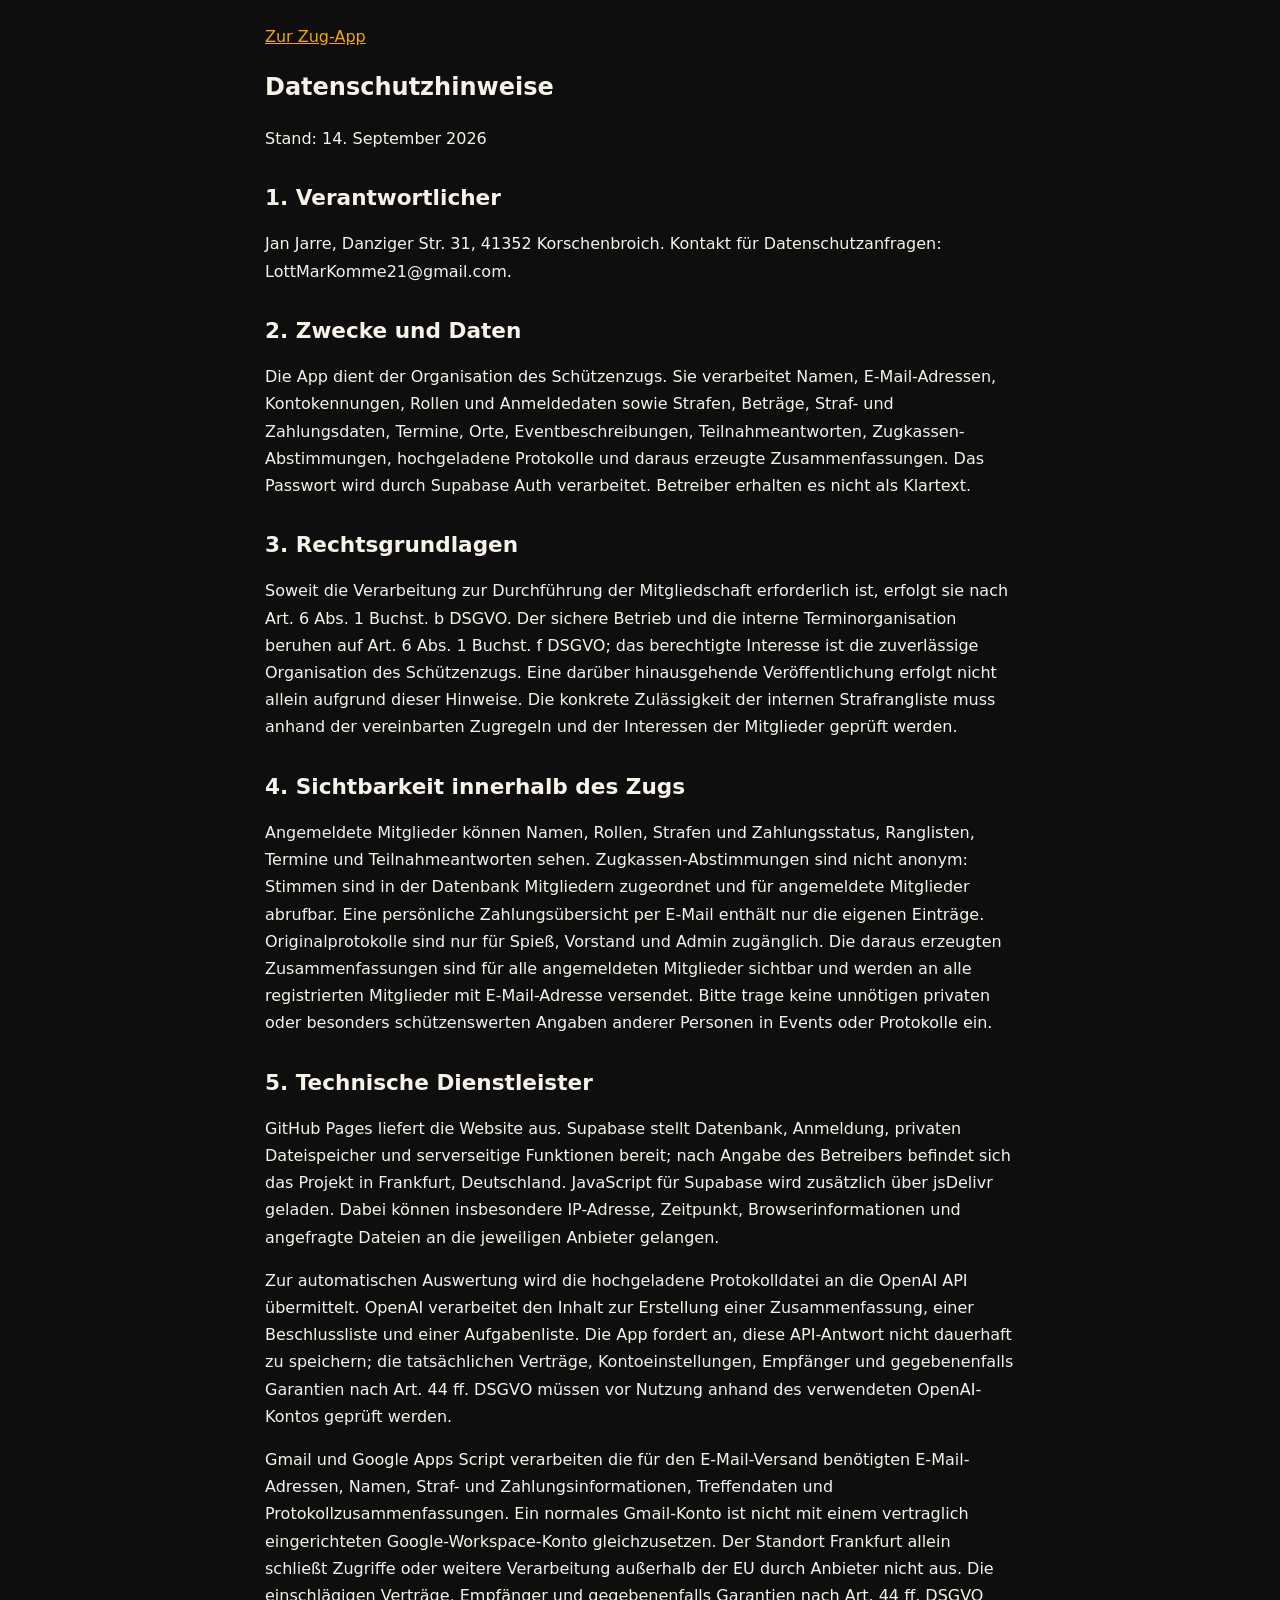
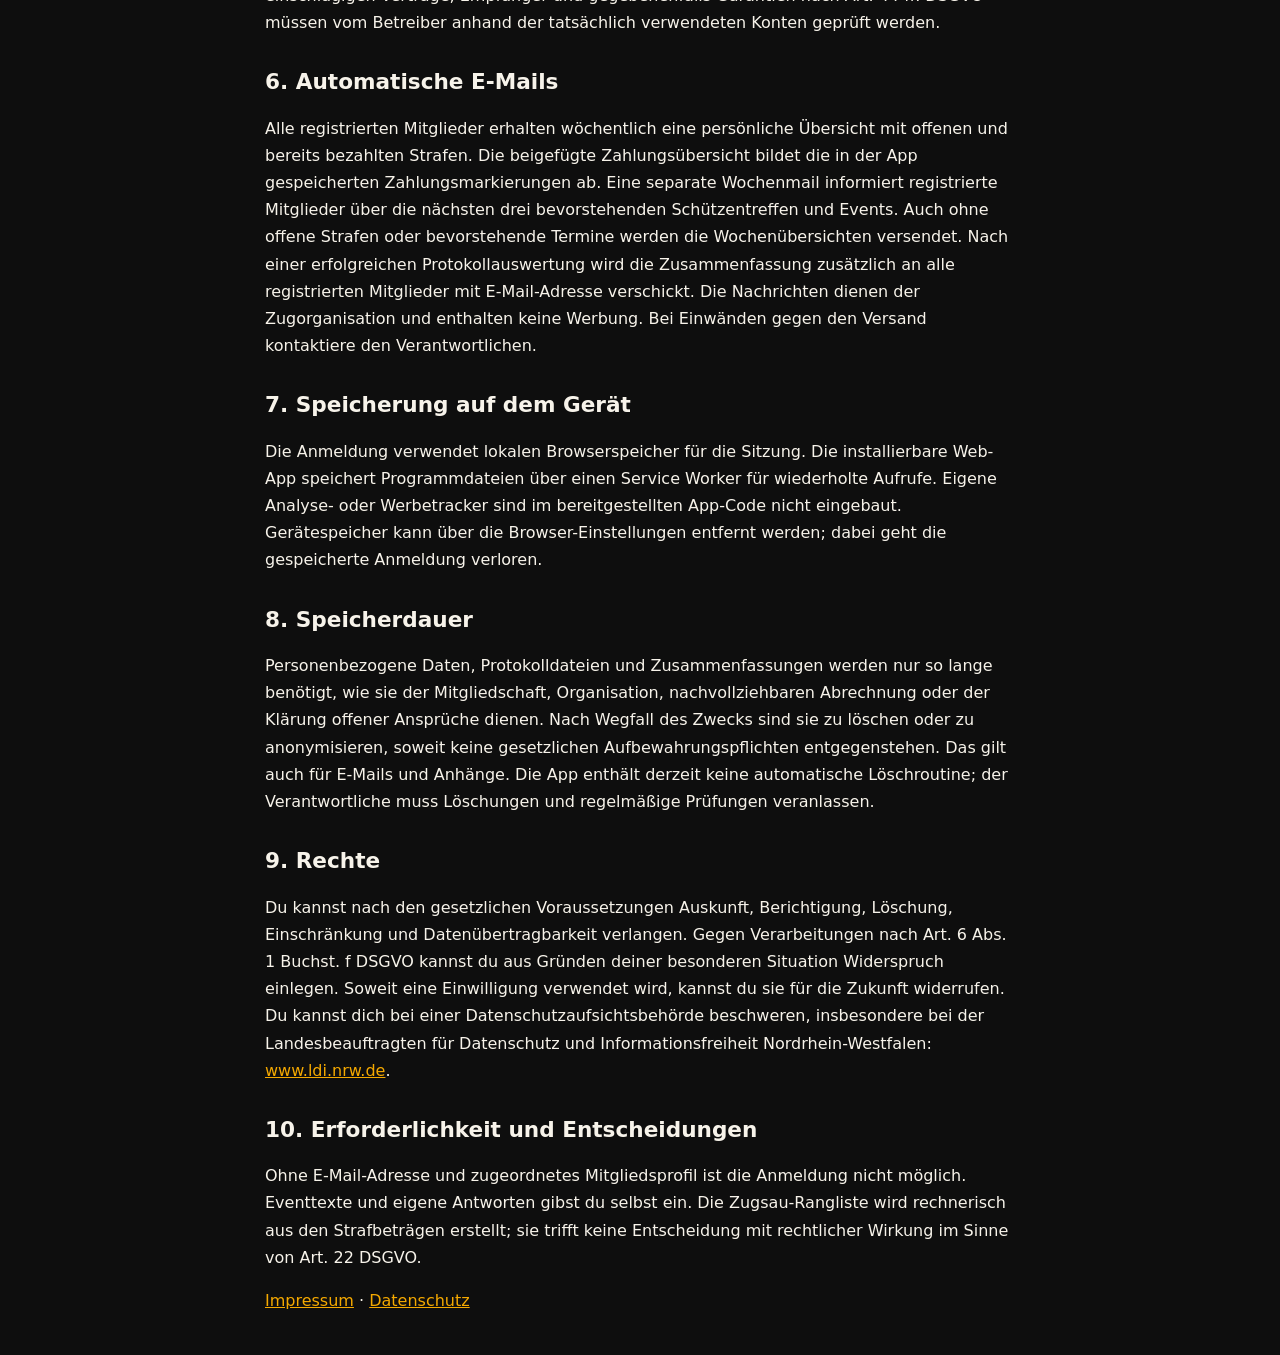
<file: datenschutz.html>
<!doctype html><html lang="de"><head><meta charset="utf-8"><meta name="viewport" content="width=device-width,initial-scale=1"><title>Datenschutzhinweise · Lott mar komme</title><link rel="stylesheet" href="styles.css?v=9"><style>article{max-width:800px;margin:auto;padding:25px}a{color:#f5a900}h2{margin-top:30px}p{line-height:1.7}</style></head><body><article><a href="./">Zur Zug-App</a><h1>Datenschutzhinweise</h1><p>Stand: 14. September 2026</p><h2>1. Verantwortlicher</h2><p>Jan Jarre, Danziger Str. 31, 41352 Korschenbroich. Kontakt für Datenschutzanfragen: LottMarKomme21@gmail.com.</p>
<h2>2. Zwecke und Daten</h2><p>Die App dient der Organisation des Schützenzugs. Sie verarbeitet Namen, E-Mail-Adressen, Kontokennungen, Rollen und Anmeldedaten sowie Strafen, Beträge, Straf- und Zahlungsdaten, Termine, Orte, Eventbeschreibungen, Teilnahmeantworten, Zugkassen-Abstimmungen, hochgeladene Protokolle und daraus erzeugte Zusammenfassungen. Das Passwort wird durch Supabase Auth verarbeitet. Betreiber erhalten es nicht als Klartext.</p>
<h2>3. Rechtsgrundlagen</h2><p>Soweit die Verarbeitung zur Durchführung der Mitgliedschaft erforderlich ist, erfolgt sie nach Art. 6 Abs. 1 Buchst. b DSGVO. Der sichere Betrieb und die interne Terminorganisation beruhen auf Art. 6 Abs. 1 Buchst. f DSGVO; das berechtigte Interesse ist die zuverlässige Organisation des Schützenzugs. Eine darüber hinausgehende Veröffentlichung erfolgt nicht allein aufgrund dieser Hinweise. Die konkrete Zulässigkeit der internen Strafrangliste muss anhand der vereinbarten Zugregeln und der Interessen der Mitglieder geprüft werden.</p>
<h2>4. Sichtbarkeit innerhalb des Zugs</h2><p>Angemeldete Mitglieder können Namen, Rollen, Strafen und Zahlungsstatus, Ranglisten, Termine und Teilnahmeantworten sehen. Zugkassen-Abstimmungen sind nicht anonym: Stimmen sind in der Datenbank Mitgliedern zugeordnet und für angemeldete Mitglieder abrufbar. Eine persönliche Zahlungsübersicht per E-Mail enthält nur die eigenen Einträge. Originalprotokolle sind nur für Spieß, Vorstand und Admin zugänglich. Die daraus erzeugten Zusammenfassungen sind für alle angemeldeten Mitglieder sichtbar und werden an alle registrierten Mitglieder mit E-Mail-Adresse versendet. Bitte trage keine unnötigen privaten oder besonders schützenswerten Angaben anderer Personen in Events oder Protokolle ein.</p>
<h2>5. Technische Dienstleister</h2><p>GitHub Pages liefert die Website aus. Supabase stellt Datenbank, Anmeldung, privaten Dateispeicher und serverseitige Funktionen bereit; nach Angabe des Betreibers befindet sich das Projekt in Frankfurt, Deutschland. JavaScript für Supabase wird zusätzlich über jsDelivr geladen. Dabei können insbesondere IP-Adresse, Zeitpunkt, Browserinformationen und angefragte Dateien an die jeweiligen Anbieter gelangen.</p><p>Zur automatischen Auswertung wird die hochgeladene Protokolldatei an die OpenAI API übermittelt. OpenAI verarbeitet den Inhalt zur Erstellung einer Zusammenfassung, einer Beschlussliste und einer Aufgabenliste. Die App fordert an, diese API-Antwort nicht dauerhaft zu speichern; die tatsächlichen Verträge, Kontoeinstellungen, Empfänger und gegebenenfalls Garantien nach Art. 44 ff. DSGVO müssen vor Nutzung anhand des verwendeten OpenAI-Kontos geprüft werden.</p><p>Gmail und Google Apps Script verarbeiten die für den E-Mail-Versand benötigten E-Mail-Adressen, Namen, Straf- und Zahlungsinformationen, Treffendaten und Protokollzusammenfassungen. Ein normales Gmail-Konto ist nicht mit einem vertraglich eingerichteten Google-Workspace-Konto gleichzusetzen. Der Standort Frankfurt allein schließt Zugriffe oder weitere Verarbeitung außerhalb der EU durch Anbieter nicht aus. Die einschlägigen Verträge, Empfänger und gegebenenfalls Garantien nach Art. 44 ff. DSGVO müssen vom Betreiber anhand der tatsächlich verwendeten Konten geprüft werden.</p>
<h2>6. Automatische E-Mails</h2><p>Alle registrierten Mitglieder erhalten wöchentlich eine persönliche Übersicht mit offenen und bereits bezahlten Strafen. Die beigefügte Zahlungsübersicht bildet die in der App gespeicherten Zahlungsmarkierungen ab. Eine separate Wochenmail informiert registrierte Mitglieder über die nächsten drei bevorstehenden Schützentreffen und Events. Auch ohne offene Strafen oder bevorstehende Termine werden die Wochenübersichten versendet. Nach einer erfolgreichen Protokollauswertung wird die Zusammenfassung zusätzlich an alle registrierten Mitglieder mit E-Mail-Adresse verschickt. Die Nachrichten dienen der Zugorganisation und enthalten keine Werbung. Bei Einwänden gegen den Versand kontaktiere den Verantwortlichen.</p>
<h2>7. Speicherung auf dem Gerät</h2><p>Die Anmeldung verwendet lokalen Browserspeicher für die Sitzung. Die installierbare Web-App speichert Programmdateien über einen Service Worker für wiederholte Aufrufe. Eigene Analyse- oder Werbetracker sind im bereitgestellten App-Code nicht eingebaut. Gerätespeicher kann über die Browser-Einstellungen entfernt werden; dabei geht die gespeicherte Anmeldung verloren.</p>
<h2>8. Speicherdauer</h2><p>Personenbezogene Daten, Protokolldateien und Zusammenfassungen werden nur so lange benötigt, wie sie der Mitgliedschaft, Organisation, nachvollziehbaren Abrechnung oder der Klärung offener Ansprüche dienen. Nach Wegfall des Zwecks sind sie zu löschen oder zu anonymisieren, soweit keine gesetzlichen Aufbewahrungspflichten entgegenstehen. Das gilt auch für E-Mails und Anhänge. Die App enthält derzeit keine automatische Löschroutine; der Verantwortliche muss Löschungen und regelmäßige Prüfungen veranlassen.</p>
<h2>9. Rechte</h2><p>Du kannst nach den gesetzlichen Voraussetzungen Auskunft, Berichtigung, Löschung, Einschränkung und Datenübertragbarkeit verlangen. Gegen Verarbeitungen nach Art. 6 Abs. 1 Buchst. f DSGVO kannst du aus Gründen deiner besonderen Situation Widerspruch einlegen. Soweit eine Einwilligung verwendet wird, kannst du sie für die Zukunft widerrufen. Du kannst dich bei einer Datenschutzaufsichtsbehörde beschweren, insbesondere bei der Landesbeauftragten für Datenschutz und Informationsfreiheit Nordrhein-Westfalen: <a href="https://www.ldi.nrw.de">www.ldi.nrw.de</a>.</p>
<h2>10. Erforderlichkeit und Entscheidungen</h2><p>Ohne E-Mail-Adresse und zugeordnetes Mitgliedsprofil ist die Anmeldung nicht möglich. Eventtexte und eigene Antworten gibst du selbst ein. Die Zugsau-Rangliste wird rechnerisch aus den Strafbeträgen erstellt; sie trifft keine Entscheidung mit rechtlicher Wirkung im Sinne von Art. 22 DSGVO.</p><p><a href="impressum.html">Impressum</a> · <a href="datenschutz.html">Datenschutz</a></p></article></body></html>
</file>
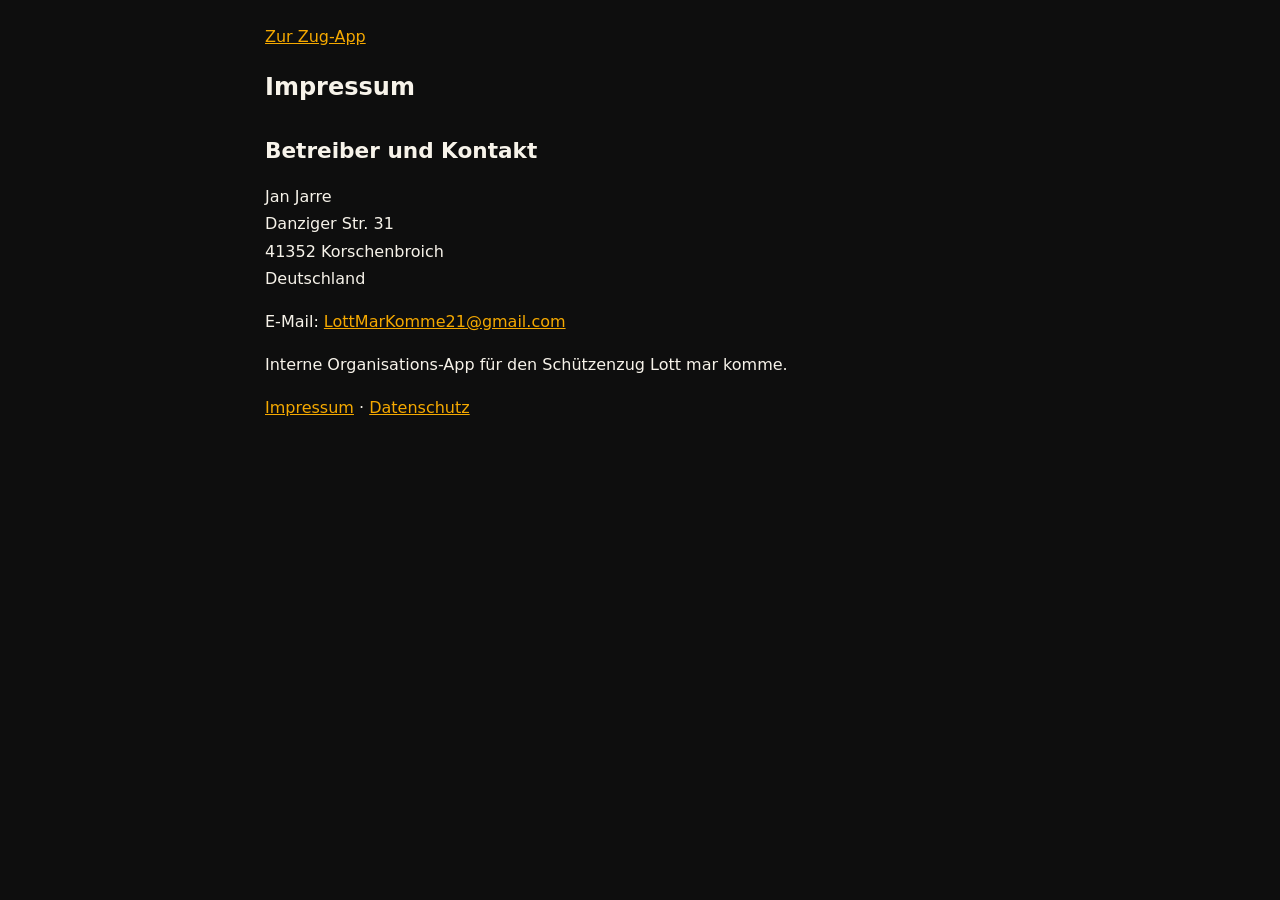
<file: impressum.html>
<!doctype html><html lang="de"><head><meta charset="utf-8"><meta name="viewport" content="width=device-width,initial-scale=1"><title>Impressum · Lott mar komme</title><link rel="stylesheet" href="styles.css?v=6"><style>article{max-width:800px;margin:auto;padding:25px}a{color:#f5a900}h2{margin-top:30px}p{line-height:1.7}</style></head><body><article><a href="./">Zur Zug-App</a><h1>Impressum</h1><h2>Betreiber und Kontakt</h2><p>Jan Jarre<br>Danziger Str. 31<br>41352 Korschenbroich<br>Deutschland</p><p>E-Mail: <a href="mailto:LottMarKomme21@gmail.com">LottMarKomme21@gmail.com</a></p><p>Interne Organisations-App für den Schützenzug Lott mar komme.</p><p><a href="impressum.html">Impressum</a> · <a href="datenschutz.html">Datenschutz</a></p></article></body></html>
</file>
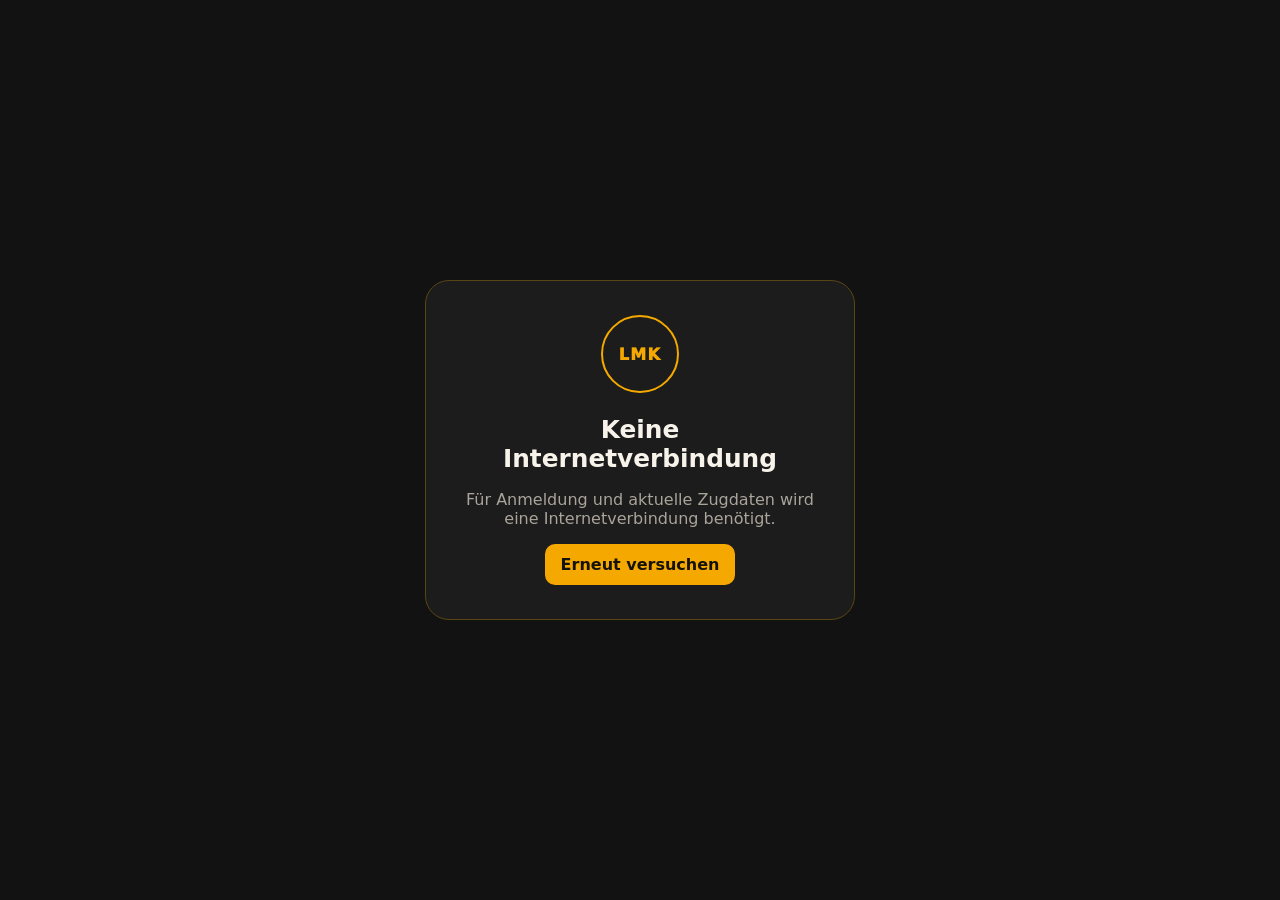
<file: offline.html>
<!doctype html>
<html lang="de">
<head>
  <meta charset="utf-8">
  <meta name="viewport" content="width=device-width,initial-scale=1,viewport-fit=cover">
  <meta name="theme-color" content="#121212">
  <title>Offline | Lott mar komme</title>
  <style>
    *{box-sizing:border-box}body{margin:0;min-height:100vh;display:grid;place-items:center;padding:24px;background:#121212;color:#f7f3ea;font-family:system-ui,-apple-system,"Segoe UI",sans-serif;text-align:center}.card{width:min(430px,100%);padding:34px;border:1px solid #5a4515;border-radius:24px;background:#1c1c1c}.mark{display:grid;place-items:center;width:78px;height:78px;margin:0 auto 22px;border:2px solid #f5a900;border-radius:50%;color:#f5a900;font-weight:950;letter-spacing:.08em}h1{font-size:1.55rem}p{color:#aaa49a}button{border:0;border-radius:10px;padding:11px 16px;background:#f5a900;color:#15120a;font:inherit;font-weight:850;cursor:pointer}
  </style>
</head>
<body>
  <main class="card">
    <div class="mark" aria-hidden="true">LMK</div>
    <h1>Keine Internetverbindung</h1>
    <p>Für Anmeldung und aktuelle Zugdaten wird eine Internetverbindung benötigt.</p>
    <button type="button" onclick="location.reload()">Erneut versuchen</button>
  </main>
</body>
</html>
</file>
<file: styles.css>
:root{--black:#121212;--panel:#1c1c1c;--panel2:#262626;--line:#3a3a3a;--gold:#f5a900;--gold2:#ffd166;--text:#f7f3ea;--muted:#aaa49a;--red:#ef6461;--green:#43aa6b;--shadow:0 18px 55px rgba(0,0,0,.32)}
*{box-sizing:border-box}html{min-height:100%;-webkit-text-size-adjust:100%;text-size-adjust:100%;background:#0e0e0e}body{min-width:0;min-height:100%;margin:0;overflow-x:hidden;background:#0e0e0e;color:var(--text);font-family:Inter,ui-sans-serif,system-ui,-apple-system,BlinkMacSystemFont,"Segoe UI",sans-serif;line-height:1.5}button,input,select,textarea{font:inherit;touch-action:manipulation}.hidden{display:none!important}.container{width:min(1120px,calc(100% - 28px));margin:0 auto;padding:28px 0 max(60px,env(safe-area-inset-bottom))}.auth-shell{min-height:100vh;min-height:100dvh;display:grid;place-items:center;padding:max(24px,env(safe-area-inset-top)) max(24px,env(safe-area-inset-right)) max(24px,env(safe-area-inset-bottom)) max(24px,env(safe-area-inset-left));background:radial-gradient(circle at top,#3a2b09 0,#121212 42%)}.auth-card{width:min(430px,100%);padding:34px;border:1px solid #493b1b;border-radius:24px;background:rgba(20,20,20,.96);box-shadow:var(--shadow)}.brand-mark{display:grid;place-items:center;width:78px;height:78px;margin:auto;border:2px solid var(--gold);border-radius:50%;color:var(--gold);font-weight:950;letter-spacing:.08em}.auth-card h1{text-align:center;margin:.15rem 0;font-size:2rem}.auth-card>.eyebrow,.auth-card>.muted{text-align:center}.eyebrow{text-transform:uppercase;letter-spacing:.13em;font-size:.69rem;font-weight:900;color:var(--muted);margin:0 0 4px}.gold{color:var(--gold)}.red{color:var(--red)!important}.muted{color:var(--muted)}.tabs{display:grid;grid-template-columns:1fr 1fr;margin:28px 0 20px;border-bottom:1px solid var(--line)}.tab{border:0;border-bottom:3px solid transparent;padding:11px;background:none;color:var(--muted);font-weight:800;cursor:pointer}.tab.active{color:var(--gold);border-color:var(--gold)}label{display:grid;gap:7px;margin:0 0 16px;color:#ddd6ca;font-size:.85rem;font-weight:750}label small{font-weight:500;color:var(--muted)}input,select,textarea{width:100%;min-width:0;border:1px solid var(--line);border-radius:10px;background:#101010;color:var(--text);padding:12px 13px;outline:none}input:focus,select:focus,textarea:focus{border-color:var(--gold);box-shadow:0 0 0 3px rgba(245,169,0,.14)}.button{border:0;border-radius:10px;padding:10px 14px;font-weight:850;cursor:pointer;color:#fff}.button:disabled{opacity:.55;cursor:wait}.button.primary{background:var(--gold);color:#15120a}.button.success{background:#175b35}.button.danger{background:#702a2a}.button.neutral{background:#454545}.full{width:100%}.form-error{padding:10px;border-radius:9px;background:#461f1f;color:#ffb8b6;font-size:.83rem}.topbar{position:sticky;top:0;z-index:10;border-bottom:2px solid var(--gold);padding-top:env(safe-area-inset-top);background:rgba(15,15,15,.96);backdrop-filter:blur(14px)}.topbar-inner{width:min(1120px,calc(100% - 28px));min-height:72px;margin:auto;display:flex;flex-wrap:wrap;align-items:center;justify-content:space-between;gap:0 18px}.topbar strong{font-size:1.15rem}.brand-copy{padding:13px 0}.user-area{display:flex;align-items:center;gap:10px}.user-copy{display:grid;text-align:right;font-weight:800}.user-copy small{color:var(--gold);text-transform:uppercase}.icon-button{width:44px;height:44px;border:1px solid var(--line);border-radius:10px;background:var(--panel2);color:white;font-size:1.3rem;cursor:pointer}.nav-toggle{display:none}.app-nav{order:3;display:flex;gap:7px;width:100%;padding:0 0 11px;overflow-x:auto;scrollbar-width:none}.app-nav::-webkit-scrollbar{display:none}.app-nav button{flex:0 0 auto;border:1px solid var(--line);border-radius:999px;padding:8px 13px;background:#222;color:var(--muted);font-weight:800;cursor:pointer}.app-nav button.active{border-color:var(--gold);background:var(--gold);color:#15120a}.app-page{display:none}.app-page.active{display:block}.page-heading{margin:2px 0 20px}.page-heading h1{margin:0;font-size:clamp(1.7rem,5vw,2.3rem);line-height:1.12}.page-heading>p:last-child{margin-bottom:0}.page-heading-action{display:flex;align-items:flex-end;justify-content:space-between;gap:16px}.meeting-card{display:grid;grid-template-columns:1.1fr .9fr;gap:28px;padding:26px;border:1px solid #5a4515;border-radius:20px;background:linear-gradient(135deg,#201b10,#171717);box-shadow:var(--shadow)}h2{margin:0;font-size:1.35rem}.meeting-date{font-weight:850;color:var(--gold2);font-size:1.08rem}.rsvp-box{min-width:0;padding:18px;border:1px solid var(--line);border-radius:14px;background:rgba(0,0,0,.25)}.rsvp-box>p{margin-top:0;font-weight:850}.button-row{display:flex;gap:8px;flex-wrap:wrap;margin-bottom:10px}.active-rsvp{outline:3px solid var(--gold2)}.stats-grid{display:grid;grid-template-columns:repeat(4,1fr);gap:14px;margin:18px 0}.stat,.panel{min-width:0;border:1px solid var(--line);background:var(--panel);border-radius:16px}.stat{padding:18px}.stat span,.stat small{display:block;color:var(--muted);font-size:.74rem;text-transform:uppercase;font-weight:800}.stat strong{display:block;margin:7px 0;font-size:1.35rem}.panel{margin-top:18px;overflow:hidden}.panel-head{display:flex;align-items:center;justify-content:space-between;gap:16px;padding:18px 20px;border-bottom:1px solid var(--line)}.table-wrap{max-width:100%;overflow-x:auto;-webkit-overflow-scrolling:touch}table{width:100%;border-collapse:collapse;min-width:560px}th,td{text-align:left;padding:13px 18px;border-bottom:1px solid #303030}th{font-size:.7rem;text-transform:uppercase;letter-spacing:.08em;color:var(--muted)}th:not(:first-child),td:not(:first-child){text-align:right}.card-list,.attendance-grid{min-width:0;padding:16px}.fine-card,.attendance-row{min-width:0;display:flex;align-items:center;justify-content:space-between;gap:16px;padding:13px;margin-bottom:9px;border:1px solid #343434;border-radius:11px;background:#171717}.fine-card p{margin:0}.fine-card small{color:var(--muted)}.pill{display:inline-block;border-radius:999px;padding:3px 8px;font-size:.68rem;font-weight:900;text-transform:uppercase}.pill.open{background:#572321;color:#ffb2ae}.pill.paid{background:#17482d;color:#9bedbb}.attendance-grid{display:grid;grid-template-columns:repeat(2,1fr);gap:9px}.attendance-row{margin:0}.toast{position:fixed;right:max(18px,env(safe-area-inset-right));bottom:max(18px,env(safe-area-inset-bottom));z-index:50;max-width:min(380px,calc(100% - 36px));padding:12px 15px;border-radius:11px;background:#f7f3ea;color:#191919;box-shadow:var(--shadow);transform:translateY(120px);opacity:0;transition:.25s}.toast.show{transform:none;opacity:1}dialog{border:0;padding:0;border-radius:18px;color:var(--text);background:var(--panel);box-shadow:var(--shadow);width:min(460px,calc(100% - 28px));max-height:calc(100dvh - 28px);overflow:auto}dialog::backdrop{background:rgba(0,0,0,.76);backdrop-filter:blur(3px)}.dialog-card{padding:0 20px 22px}.dialog-card .panel-head{margin:0 -20px 18px}footer{text-align:center;padding:25px 15px max(90px,env(safe-area-inset-bottom));color:var(--muted)}footer a{color:var(--gold2)}
@media(max-width:780px){.topbar-inner{width:calc(100% - 20px)}.brand-copy{min-width:0}.brand-copy .eyebrow{font-size:.58rem}.topbar strong{font-size:1rem}.meeting-card{grid-template-columns:1fr}.stats-grid{grid-template-columns:1fr 1fr}.attendance-grid{grid-template-columns:1fr}.user-copy{display:none}.nav-toggle{display:inline-grid;place-items:center}.app-nav{display:none;padding:4px 0 12px;overflow:visible}.app-nav.open{display:grid;grid-template-columns:1fr}.app-nav button{width:100%;border-radius:10px;padding:12px 14px;text-align:left}.app-nav button.active{box-shadow:inset 4px 0 0 #fff}}
@media(max-width:480px){input,select,textarea{font-size:16px}.auth-card{padding:25px 20px}.container{width:calc(100% - 20px);padding-top:20px}.stats-grid{grid-template-columns:1fr}.button-row{display:grid;grid-template-columns:1fr}.meeting-card{padding:19px}.panel-head{align-items:flex-start;flex-direction:column}.panel-head .button{width:100%}.page-heading-action{align-items:stretch;flex-direction:column}.page-heading-action .button{width:100%}.card-list,.attendance-grid{padding:10px}.rsvp-box{padding:14px}}
.fine-actions{display:flex;gap:8px;flex-wrap:wrap;justify-content:flex-end}.officer-fine>div:first-child{min-width:0}.officer-fine p{overflow-wrap:anywhere}@media(max-width:650px){.officer-fine{align-items:stretch;flex-direction:column}.fine-actions{display:grid;grid-template-columns:1fr 1fr}.fine-actions .button{width:100%}}
.pwa-install{position:fixed;left:max(18px,env(safe-area-inset-left));bottom:max(18px,env(safe-area-inset-bottom));z-index:45;border:1px solid #ffd166;border-radius:999px;padding:11px 17px;background:#f5a900;color:#15120a;font-weight:900;box-shadow:var(--shadow);cursor:pointer}.pwa-install:focus-visible{outline:3px solid #fff;outline-offset:3px}@media(display-mode:standalone){.pwa-install{display:none!important}}@media(max-width:480px){.pwa-install{left:10px;right:10px;bottom:max(10px,env(safe-area-inset-bottom));width:calc(100% - 20px)}}
.fine-date-editor{display:grid;grid-template-columns:repeat(2,minmax(135px,190px));gap:10px;margin-top:12px}.fine-date-editor label{margin:0;font-size:.72rem}.fine-date-editor input{padding:8px 10px}.officer-fine>div:first-child{flex:1}@media(max-width:650px){.fine-date-editor{grid-template-columns:1fr}}
table{min-width:700px}
.protocol-topic{margin:10px 0;padding:14px 16px;border-left:4px solid var(--gold);border-radius:10px;background:rgba(255,255,255,.04)}.protocol-topic p{margin:7px 0;white-space:pre-line}.protocol-topic small{display:block;color:var(--gold2)}
</file>
